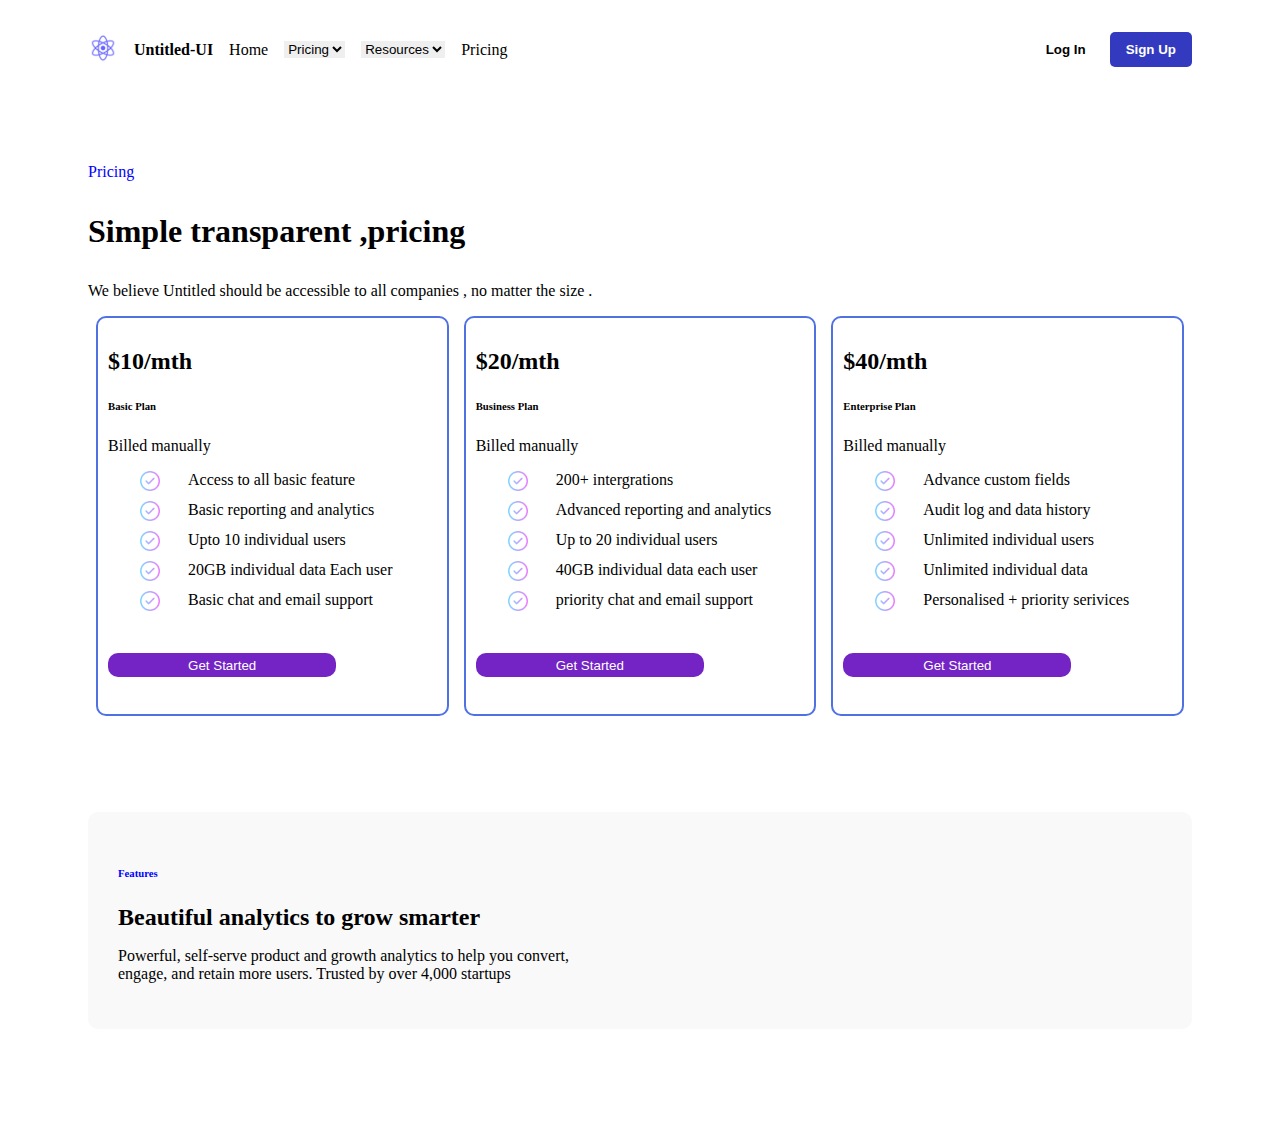
<file: index.html>
<!DOCTYPE html>
<html lang="en">

<head>
    <meta charset="UTF-8" />
    <meta name="viewport" content="width=device-width, initial-scale=1.0" />
    <title>Frontend-Assignment</title>
    <link rel="stylesheet" href="index.css" />
    <link href="https://cdn.jsdelivr.net/npm/bootstrap@5.3.1/dist/css/bootstrap.min.css" rel="stylesheet"
        integrity="sha384-4bw+/aepP/YC94hEpVNVgiZdgIC5+VKNBQNGCHeKRQN+PtmoHDEXuppvnDJzQIu9" crossorigin="anonymous" />
</head>

<body>
    <!-- <nav class="navbar"> -->
    <div class="Main-Container">
        <div class="container">
            <div class="left-nav">
                <a class="navbar-logo" href="#">
                    <img src="./Icons/react.png" style="height: 30px" alt="logo" />
                </a>
                <header><strong>Untitled-UI</strong></header>
                <li class="nav-item">
                    <a class="nav-link" href="#">Home</a>
                </li>
                <select class="nav-select">
                    <option value="">Pricing</option>
                </select>
                <select class="nav-select">
                    <option value="">Resources</option>
                </select>
                <li class="nav-item">
                    <a class="nav-link" href="#">Pricing</a>
                </li>
            </div>
            <div class="right-nav">
                <div class="login-button">
                    <button class="login-button">Log In</button>
                </div>
                <div class="signup-button">
                    <button class="signup-button">Sign Up</button>
                </div>
            </div>
        </div>
        <!-- </nav> -->
        <div class="main-section">
            <main>
                <section class="para">
                    <p class="priceing">Pricing</p>
                    <p class="subBoldtext">Simple transparent ,pricing</p>
                    <p>
                        We believe Untitled should be accessible to all companies , no
                        matter the size .
                    </p>
                </section>
                <section class="gridsection">
                    <div class="grid text-center">
                        <div class="box1 g-col-6 g-col-md-4">
                            <h2>$10/mth</h2>
                            <h6>Basic Plan</h6>
                            <p>Billed manually</p>
                            <div class="wrap-img-content-inOneLine">
                                <img class="checkBoxImg" src="./Icons/check-mark.png" />
                                <p>Access to all basic feature</p>
                            </div>
                            <div class="wrap-img-content-inOneLine">
                                <img class="checkBoxImg" src="./Icons/check-mark.png" />
                                <p>Basic reporting and analytics</p>
                            </div>
                            <div class="wrap-img-content-inOneLine">
                                <img class="checkBoxImg" src="./Icons/check-mark.png" />
                                <p>Upto 10 individual users</p>
                            </div>
                            <div class="wrap-img-content-inOneLine">
                                <img class="checkBoxImg" src="./Icons/check-mark.png" />
                                <p>20GB individual data Each user</p>
                            </div>
                            <div class="wrap-img-content-inOneLine">
                                <img class="checkBoxImg" src="./Icons/check-mark.png" />
                                <p>Basic chat and email support</p>
                            </div>
                            <div class="boxButton">
                                <button class="btnn">Get Started</button>
                            </div>
                        </div>
                        <div class="box2 g-col-6 g-col-md-4">
                            <h2>$20/mth</h2>
                            <h6>Business Plan</h6>
                            <p>Billed manually</p>
                            <div class="wrap-img-content-inOneLine">
                                <img class="checkBoxImg" src="./Icons/check-mark.png" />
                                <p>200+ intergrations</p>
                            </div>
                            <div class="wrap-img-content-inOneLine">
                                <img class="checkBoxImg" src="./Icons/check-mark.png" />
                                <p>Advanced reporting and analytics</p>
                            </div>
                            <div class="wrap-img-content-inOneLine">
                                <img class="checkBoxImg" src="./Icons/check-mark.png" />
                                <p>Up to 20 individual users</p>
                            </div>
                            <div class="wrap-img-content-inOneLine">
                                <img class="checkBoxImg" src="./Icons/check-mark.png" />
                                <p>40GB individual data each user</p>
                            </div>
                            <div class="wrap-img-content-inOneLine">
                                <img class="checkBoxImg" src="./Icons/check-mark.png" />
                                <p>priority chat and email support</p>
                                <!-- <div class="boxButton"> -->
                            </div>
                            <div class="boxButton">
                                <button class="btnn">Get Started</button>
                            </div>
                        </div>
                        <div class="box3 g-col-6 g-col-md-4">
                            <h2>$40/mth</h2>
                            <h6>Enterprise Plan</h6>
                            <p>Billed manually</p>
                            <div class="wrap-img-content-inOneLine">
                                <img class="checkBoxImg" src="./Icons/check-mark.png" />
                                <p>Advance custom fields</p>
                            </div>
                            <div class="wrap-img-content-inOneLine">
                                <img class="checkBoxImg" src="./Icons/check-mark.png" />
                                <p>Audit log and data history</p>
                            </div>
                            <div class="wrap-img-content-inOneLine">
                                <img class="checkBoxImg" src="./Icons/check-mark.png" />
                                <p>Unlimited individual users</p>
                            </div>
                            <div class="wrap-img-content-inOneLine">
                                <img class="checkBoxImg" src="./Icons/check-mark.png" />
                                <p>Unlimited individual data</p>
                            </div>
                            <div class="wrap-img-content-inOneLine">
                                <img class="checkBoxImg" src="./Icons/check-mark.png" />
                                <p>Personalised + priority serivices</p>
                            </div>
                            <div class="boxButton">
                                <button class="btnn">Get Started</button>
                            </div>
                        </div>
                    </div>
                </section>
                <section class="features">
                    <h6>Features</h6>
                    <h2>Beautiful analytics to grow smarter</h2>
                    <p>
                        Powerful, self-serve product and growth analytics to help you
                        convert,
                        <br />
                        engage, and retain more users. Trusted by over 4,000 startups
                    </p>
                </section>
            </main>
        </div>
    </div>
</body>

</html>
</file>
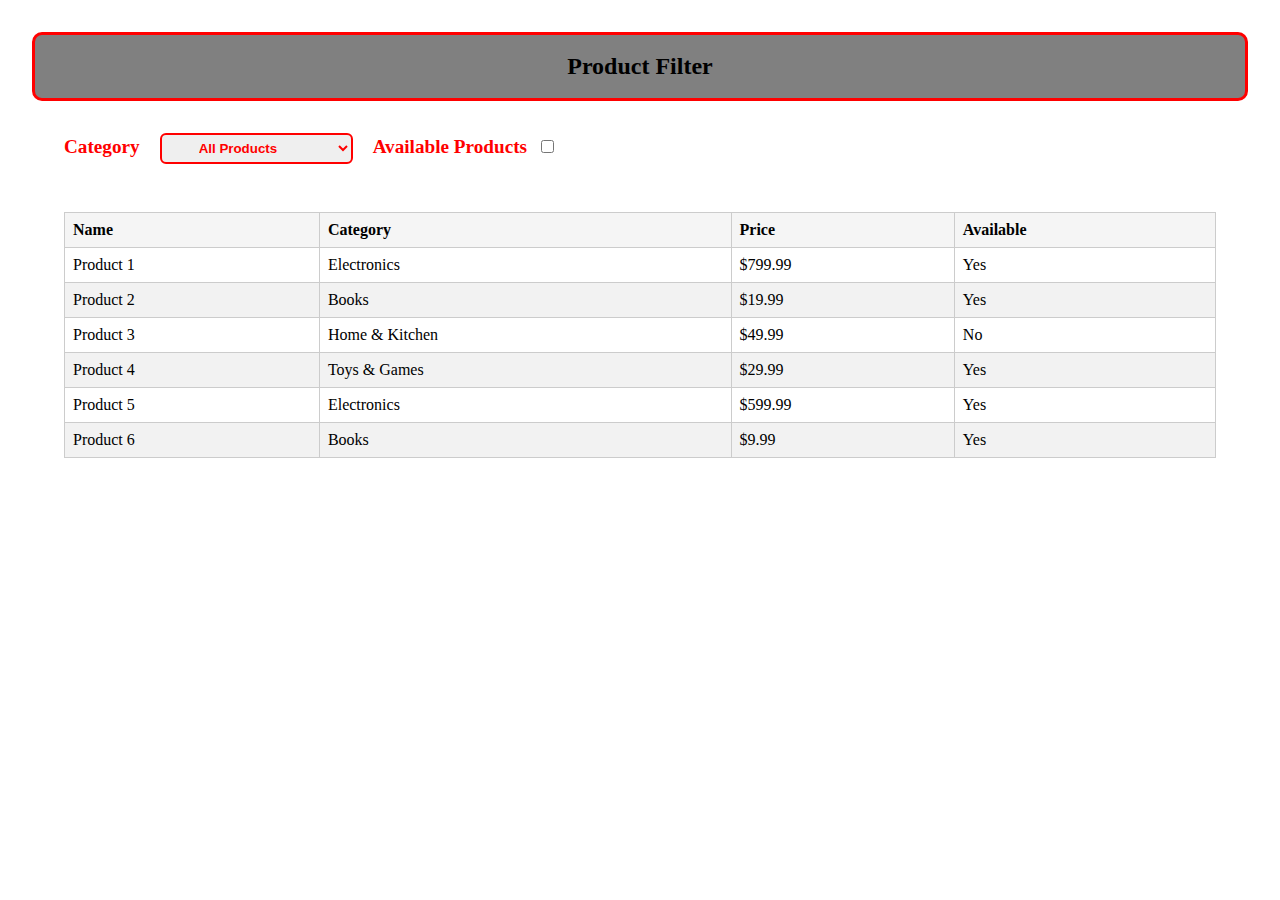
<file: Filter-Implementation/index.html>
<!DOCTYPE html>
<html lang="en">

<head>
    <meta charset="UTF-8" />
    <meta name="viewport" content="width=device-width, initial-scale=1.0" />
    <title>Filter-JavaScript-Feature</title>
    <link rel="stylesheet" href="index.css" />
</head>

<body>
    <header>Product Filter</header>

    <!-- Filter the option based on criteria -->
    <div class="container">
        <label for="category"> Category </label>
        <select id="category">
            <option value="All">All Products</option>
            <option value="Electronics">Electronics</option>
            <option value="Home & Kitchen">Home & Kitchen</option>
            <option value="Books">Books</option>
            <option value="Toys & Games">Toys & Games</option>
        </select>

        <!-- Label for Date  &  date is not given so no required -->
        <!-- <label for="Date">Date : </label>
        <input type="date" id="date" /> -->

        <!-- Checking availability of products in array -->

        <label for="available">Available Products</label>
        <input type="checkbox" id="available" />
        <!-- To display filtered items -->
        <table id="productTable">
            <thead>
                <tr>
                    <th>Name</th>
                    <th>Category</th>
                    <th>Price</th>
                    <th>Available</th>
                </tr>
            </thead>
            <tbody id="productList">
                <!-- Filtered products go here -->
            </tbody>
        </table>
    </div>
    <script src="index.js"></script>
</body>

</html>
</file>
<file: index.css>
.container {
  display: flex;
  flex-direction: row;
  justify-content: space-between;
  margin: 2rem 5rem;
}

.left-nav {
  display: flex;
  flex-direction: row;
  justify-content: space-between;
  align-items: center;
  gap: 1rem;
}

li,
a {
  text-decoration: none;
  color: black;
  list-style-type: none;
}

select:hover {
  cursor: pointer;
}
select {
  border: none;
  outline: none;
}
.right-nav {
  display: flex;
  flex-direction: row;
  justify-content: flex-end;
  flex-direction: row;
  gap: 0.5rem;
}
/* Style for the Sign Up button */
.signup-button {
  background-color: #333ac0;
  color: white;
  border: none;
  padding: 5px 8px;
  cursor: pointer;
  text-align: center;
  border-radius: 5px;
  font-weight: bold;
}

/* Style for the Login Up button */
.login-button {
  border: none;
  padding: 5px 8px;
  cursor: pointer;
  text-align: center;
  border-radius: 5px;
  background-color: white;
  font-weight: bold;
}

.main-section {
  margin: 6rem 5rem;
}

.priceing {
  color: black;
  color: blue;
}

.subBoldtext {
  color: black;
  font-size: xx-large;
  font-weight: bolder;
}
.grid {
  display: flex;
  flex-wrap: wrap;
  justify-content: center;
  gap: 15px;
  height: 25rem;
  width: 68rem;
  margin: 0 auto;
}

.g-col-6 {
  width: 40%;
  padding: 10px;
  box-sizing: border-box;
  border: 2px solid rgb(79, 113, 226);
  border-radius: 10px;
}

.g-col-6 {
  width: calc(50% - 30px);
  padding: 10px;
  box-sizing: border-box;
}

@media (min-width: 768px) {
  .g-col-md-4 {
    width: calc(33.33% - 10px);
    padding: 10px;
  }
}

.checkBoxImg {
  width: 20px;
  height: 20px;
  margin-bottom: 10px;
  margin-left: 2rem;
}

.wrap-img-content-inOneLine {
  display: flex;
  align-items: flex-start; /* Align items at the top */
  gap: 1rem;
  text-align: left;
  justify-content: center;
}

.wrap-img-content-inOneLine p {
  flex: 3; /* Allow the text to expand to fill available space */
  margin: 0 12px; /* Remove default margin */
}

.boxButton {
  position: relative;
  margin-top: 2rem;
}

.btnn {
  background-color: rgb(116, 35, 196);
  padding: 0.3rem 5rem;
  color: white;
  border-radius: 10px;
  border: none;
}

.features {
  margin-top: 6rem;
  background-color: #f9f9f9;
  padding: 30px;
  border-radius: 10px;
}

.features h6 {
  color: blue;
}
.features h2 {
  font-size: 24px;
  font-weight: bold;
  margin-bottom: 0px;
}

/* Added hover effcts  on card */
.box1:hover,
.box2:hover,
.box3:hover {
  transform: scale(1.05);
  box-shadow: 0 20px 30px rgba(0, 0, 0, 0.5);
  transition: transform 0.3s, box-shadow 0.3s;
}

/* Added effect on Button when hover get bit bigger than original */
.boxButton button.btnn:hover {
  background-color: #333;
  color: #fff;
  transform: scale(1.05);
  transition: background-color 0.3s, color 0.3s, transform 0.3s;
}

/* Added media-query for responsive */
/* For Mobile devices  */
@media (min-width: 319px) and (max-width: 480px) {
  .grid {
    display: inline-block;
    margin: auto;
  }

  li,
  select {
    display: none;
  }

  .box1,
  .box2,
  .box3 {
    width: calc(66% - 324px);
    margin: 0 auto;
    margin-bottom: 5rem;
    display: flex;
    flex-direction: column;
    height: 27rem;
  }

  .features {
    width: 147%;
    /* position: static; */
    /* margin-top: 3rem; */
    position: absolute;
    top: 124rem;
    left: 22rem;
    margin: auto;
  }
  .para {
    width: 151%;
    display: flex;
    flex-direction: column;
    margin-left: 22rem;
  }

  .left-nav {
    margin-left: 25rem;
  }
  .right-nav {
    display: none;
  }
}

/* For I pad and Tablets */

@media (min-width: 480px) and (max-width: 768px) {
  .features {
    width: 120%;
    position: absolute;
    top: 77rem;
    margin-left: 13rem;
  }

  .para {
    display: flex;
    flex-direction: column;
    margin: auto 2rem;
    width: 220%;
    margin-bottom: 3rem;
  }

  .container {
    display: flex;
    flex-direction: row;
    align-items: center;
    justify-content: space-between;
    margin-left: 7rem;
    gap: 273px;
    margin-top: 7rem;
  }

  .left-nav {
    display: flex;
    flex-direction: row;
    justify-content: space-between;
    align-items: center;
    gap: 6rem;
    margin-left: 6rem;
  }

  .right-nav {
    display: none;
  }
}

/* for small screen laptops  */

@media (min-width: 768px) and (max-width: 1024px) {
  .right-nav {
    display: flex;
    flex-direction: row;
    justify-content: flex-end;
    margin-right: 0px;
  }
  .container {
    margin-top: 7rem;
    margin-left: 5rem;
    gap: 68px;
  }
}

@media (min-width: 767px) and (max-width: 816px) {
  .features {
    margin-top: 6rem;
    background-color: #f9f9f9;
    padding: 58px;
    border-radius: 10px;
    margin-left: 0rem;
    width: 158%;
  }
  .right-nav {
    display: flex;
    flex-direction: row;
    justify-content: flex-end;
    margin-right: 0px;
    position: relative;
    left: 23rem;
  }
}

@media (min-width: 811px) and (max-width: 1024px) {
  .right-nav {
    position: relative;
    left: 8rem;
  }
}
</file>
<file: Filter-Implementation/index.css>
/* Reset default margin and padding */
body,
h1,
h2,
h3,
ul,
li,
p,
input,
select {
  margin: 0;
  padding: 0;
  box-sizing: border-box;
}

.container {
  margin: 2rem 4rem;
}

#productTable {
  margin-top: 3rem;
  width: 100%;
  border-collapse: collapse;
}

#productTable th,
#productTable td {
  padding: 0.5rem;
  border: 1px solid #ccc;
  text-align: left;
}

#productTable th {
  background-color: #f5f5f5;
}

#productTable tr:nth-child(even) {
  background-color: #f2f2f2;
}

header {
  display: flex;
  justify-content: center;
  align-items: center;
  margin: 2rem;
  padding: 20px auto;
  background: gray;
  padding: 18px;
  font-size: x-large;
  font-weight: bold;
  border: 3px solid red;
  border-radius: 10px;
}

label {
  display: inline-table;
  font-size: larger;
  font-weight: 900;
  color: red;
}

select {
  cursor: pointer;
  padding: 5px 33px;
  margin-left: 1rem;
  margin-right: 1rem;
  border: 2px solid red;
  border-radius: 6px;
  font-size: revert;
  font-weight: bold;
  color: red;
  transition: border-color 0.3s ease-in-out;
}

input[type="checkbox"] {
  margin-left: 10px;
  accent-color: red;
  cursor: pointer;
}

header:hover {
  background: darkgray;
}

#productTable tr:hover {
  background-color: #e0e0e0;
  transform: scale(1.05); /* Add a zoom effect */
  transition: background-color 0.3s ease-in-out, transform 0.3s ease-in-out;
}
</file>
